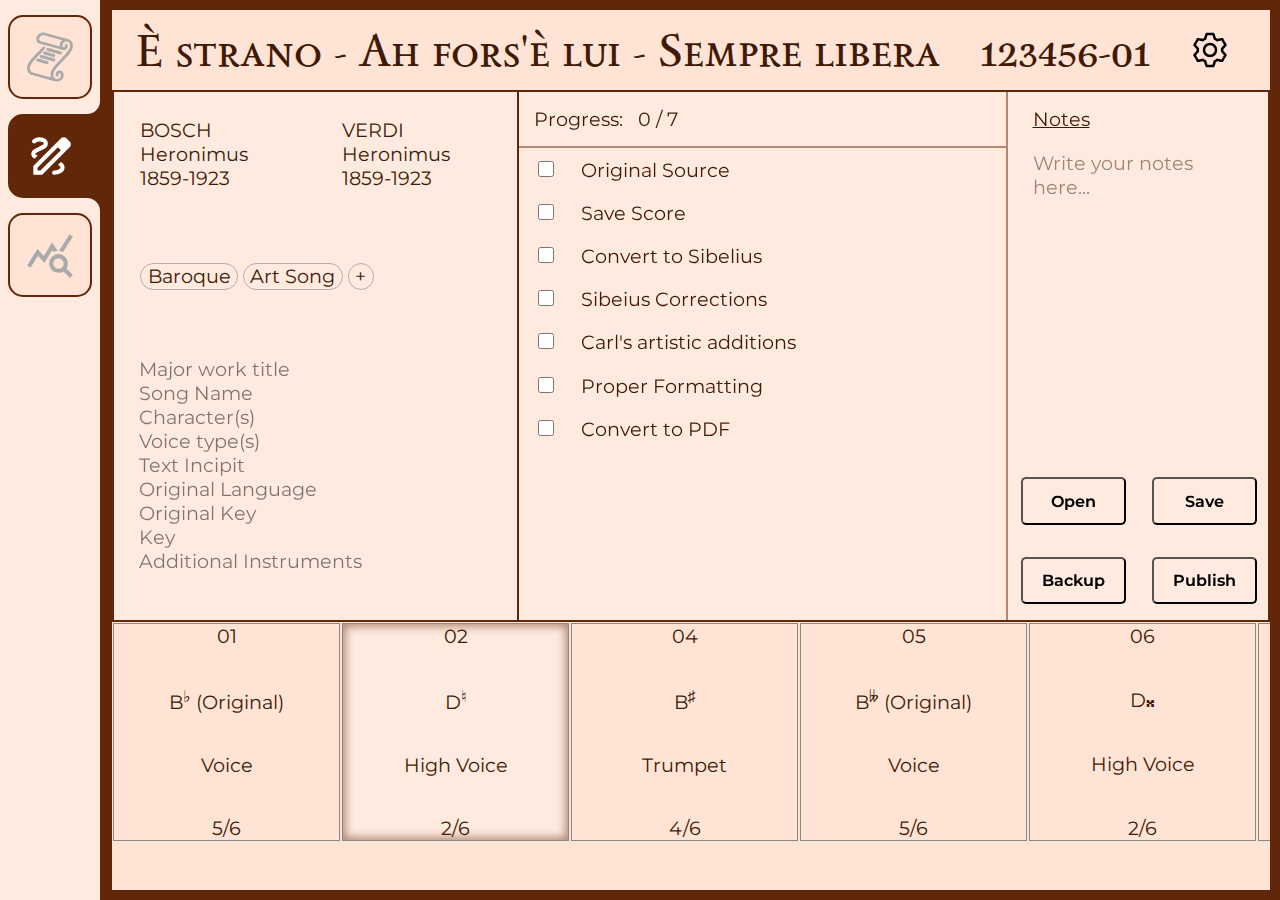
<file: index.html>
<!DOCTYPE html>
<html>
  <head>
    <title>Cataloguing Interface</title>
    <meta charset="utf-8" />
    <meta http-equiv="Content-Security-Policy" content="default-src 'self';" >
<!--
 style-src 'self' 'unsafe-inline'">
-->

    <!-- Preload SVGs -->
    <link rel="preload" as="image" href="./res/svg/catalogue-simple1.svg" />
    <link rel="preload" as="image" href="./res/svg/edit.svg" />
    <link rel="preload" as="image" href="./res/svg/stats.svg" />

    <!-- Preload Fonts -->
<!-- use `crossorigin` attr in tauri -->
    <link rel="preload" as="font" href="./css/fonts/SedanSC/SedanSC-Regular.ttf" />
    <link rel="preload" as="font" href="./css/fonts/Montserrat/Montserrat-variable_wght.ttf" />
    <link rel="preload" as="font" href="./css/fonts/Montserrat/Montserrat-italic-variable_wght.ttf" />

    <!-- Preload Stylesheets -->
    <link rel="preload" as="style" href="./css/index.css" />
    <link rel="stylesheet" href="./css/index.css" />
<!--
    <script type="module" src="./js/index.js"></script>
-->
  </head>
  <body>

<div class="pageMenu full-height">
  <div>
    <img src="./res/svg/catalogue-simple1.svg" alt="Catalogue icon"/>
  </div>
  <div>
    <img src="./res/svg/edit.svg" alt="Edit icon"/>
  </div>
  <div>
    <img src="./res/svg/stats.svg" alt="Statistics icon"/>
  </div>
  <div id="selectedStyle">
    <div class="bg"></div>
    <div class="a1"></div>
    <div class="a2"></div>
  </div>
</div>

    <div class="page1">
      <div class="topBar full-width">
	<div class="filename" contenteditable spellcheck="false">È strano - Ah fors'è lui - Sempre libera</div>
	<div class="UEDR">123456-01</div>
	<div class="menu"><img height="50" width="50" src="./res/svg/settings.svg"></img></div>
      </div>
      <div class="data-progressBox full-width">
        <div class="metadata half-width full-height">
	  <div id="composer" class="artist">
	    <div class="name">BOSCH Heronimus</div>
	    <div class="dates">1859-1923</div>
	  </div>
	  <div id="librettist" class="artist">
	    <div class="name">VERDI Heronimus</div>
	    <div class="dates">1859-1923</div>
	  </div>
	  <div class="tagBox">
	    <div class="tagBoxTitle">Keywords</div>
	    <div class="tags">
	      <span>Baroque</span>
	      <span>Art Song</span>
	      <span>+</span>
	    </div>
	  </div>
	  <div class="workDetails full-width"></div>
        </div>
        <div class="progressBox half-width full-height">
	  <div class="progressSteps">
	    <div class="title">Progress:</div>
	    <div class="listBox"></div>
	  </div>
	  <div class="notes">
	    <div class="notesTitle">Notes</div>
	    <div class="notesWriting" contenteditable spellcheck="false"></div>
	  </div>
	  <div class="actions">
	    <button id="open">Open</button>
	    <button id="save">Save</button>
	    <button id="backup">Backup</button>
	    <button id="publish">Publish</button>
	  </div>
        </div>
      </div>
      <div class="variations full-width">
	<div class="var">
	  <span class="number">01</span>
	  <span class="key">B<sup>♭</sup> (Original)</span>
	  <span class="instrument">Voice</span>
	  <span class="progress">5/6</span>
	</div>
	<div class="var selected">
	  <span class="number">02</span>
	  <span class="key">D<sup>♮</sup></span>
	  <span class="instrument">High Voice</span>
	  <span class="progress">2/6</span>
	</div>
	<div class="var">
	  <span class="number">04</span>
	  <span class="key">B<sup>♯</sup></span>
	  <span class="instrument">Trumpet</span>
	  <span class="progress">4/6</span>
	</div>
	<div class="var">
	  <span class="number">05</span>
	  <span class="key">B<sup>𝄫</sup> (Original)</span>
	  <span class="instrument">Voice</span>
	  <span class="progress">5/6</span>
	</div>
	<div class="var">
	  <span class="number">06</span>
	  <span class="key">D𝄪</span>
	  <span class="instrument">High Voice</span>
	  <span class="progress">2/6</span>
	</div>
	<div class="var">
	  <span class="number">07</span>
	  <span class="key">B♭</span>
	  <span class="instrument">Trumpet</span>
	  <span class="progress">4/6</span>
	</div>
	<div class="var">
	  <span class="number">08</span>
	  <span class="key">B-flat (Original)</span>
	  <span class="instrument">Voice</span>
	  <span class="progress">5/6</span>
	</div>
	<div class="var">
	  <span class="number">09</span>
	  <span class="key">D</span>
	  <span class="instrument">High Voice</span>
	  <span class="progress">2/6</span>
	</div>
	<div class="var">
	  <span class="number">10</span>
	  <span class="key">B-flat</span>
	  <span class="instrument">Trumpet</span>
	  <span class="progress">4/6</span>
	</div>
	<div class="var">
	  <span class="number">11</span>
	  <span class="key">B-flat</span>
	  <span class="instrument">Trumpet</span>
	  <span class="progress">4/6</span>
	</div>
	<div class="var">
	  <span class="number">12</span>
	  <span class="key">B-flat (Original)</span>
	  <span class="instrument">Voice</span>
	  <span class="progress">5/6</span>
	</div>
	<div class="var">
	  <span class="number">23</span>
	  <span class="key">D</span>
	  <span class="instrument">High Voice</span>
	  <span class="progress">2/6</span>
	</div>
	<div class="var">
	  <span class="number">25</span>
	  <span class="key">B-flat</span>
	  <span class="instrument">Trumpet</span>
	  <span class="progress">4/6</span>
	</div>
      </div>
    </div>


<!-- Data Page Layout -->
<!--

    <div class="page2">

    </div>

    <page>
      <hamburger-menu></hamburger-menu>
      <filename></filename>
      <UEDR></UEDR>
      <variations-panel></variations-panel>
      <work-details>
	<composer />
	<librettist />
	<work-data />
      </work-details>
      <progress />
    </page>

-->

    <script src="./js/index.js"></script>
  </body>
</html>
</file>
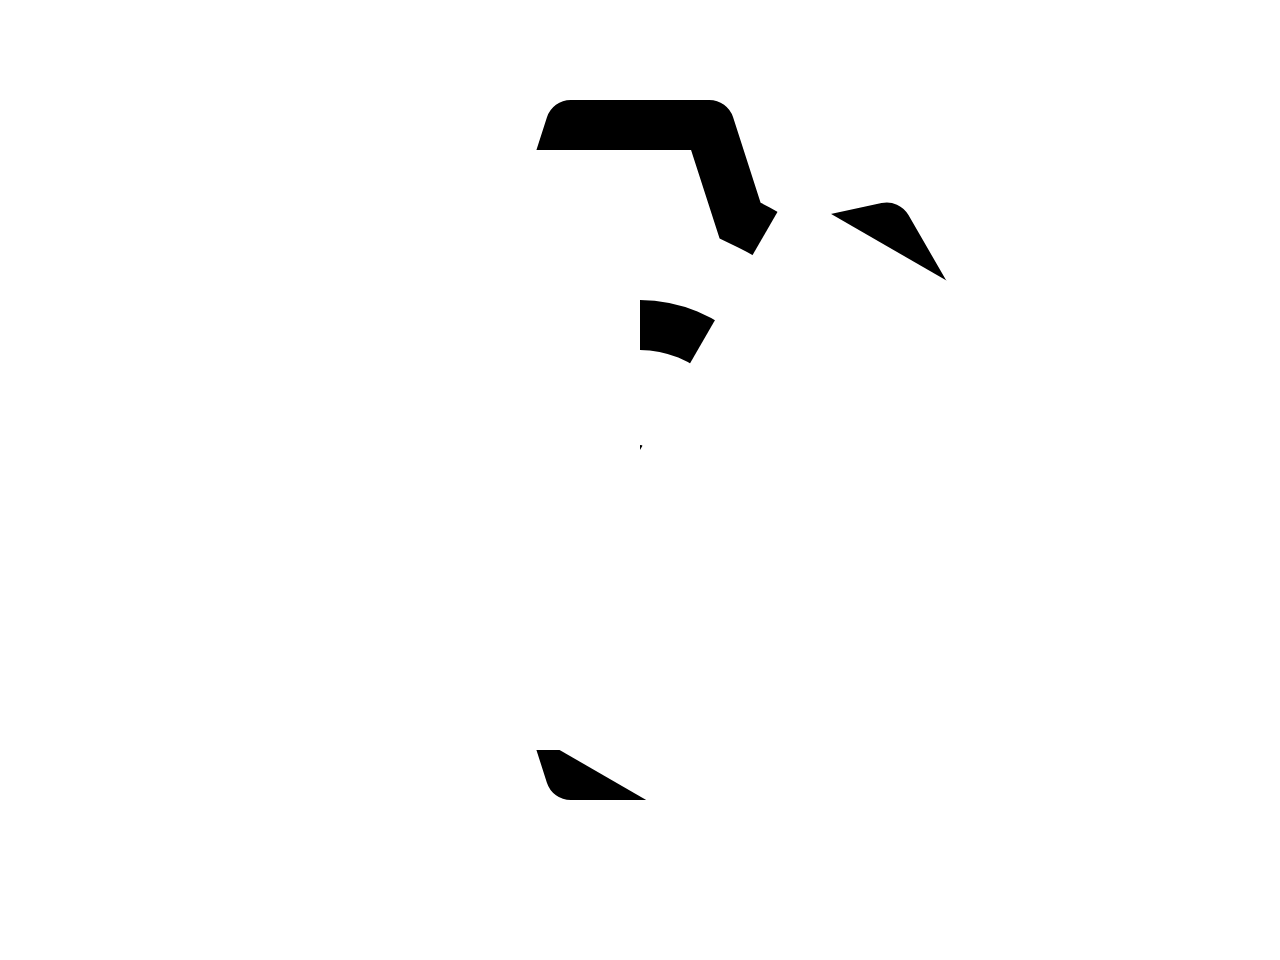
<file: res/svg/lesgo.html>
<html>
<head>
<style>
body {
  display: flex;
  justify-content: center;
  align-items: center;
}
div {
  position: absolute;
  width: 600px;
  height: 500px;
  background-color: #fff;
  opacity: 1;
}
#a {
  transform: rotate(90deg) translateY(50%);
}

#b {
  transform-origin: center top;
  transform: translateY(50%) rotate(-60deg);
}
div#c {
  position: absolute;
  background-color: #000;
  width: 10;
  height: 10;
  border-radius: 50%;
  z-index: -1;
}
</style>
</head>
<body>
  <div id="a"></div>
  <div id="b"></div>
  <div id="c"></div>
  <svg xmlns="http://www.w3.org/2000/svg" width="800px" height="800px" viewBox="0 0 1024 1024"><path fill="#000000" d="M600.704 64a32 32 0 0 1 30.464 22.208l35.2 109.376c14.784 7.232 28.928 15.36 42.432 24.512l112.384-24.192a32 32 0 0 1 34.432 15.36L944.32 364.8a32 32 0 0 1-4.032 37.504l-77.12 85.12a357.12 357.12 0 0 1 0 49.024l77.12 85.248a32 32 0 0 1 4.032 37.504l-88.704 153.6a32 32 0 0 1-34.432 15.296L708.8 803.904c-13.44 9.088-27.648 17.28-42.368 24.512l-35.264 109.376A32 32 0 0 1 600.704 960H423.296a32 32 0 0 1-30.464-22.208L357.696 828.48a351.616 351.616 0 0 1-42.56-24.64l-112.32 24.256a32 32 0 0 1-34.432-15.36L79.68 659.2a32 32 0 0 1 4.032-37.504l77.12-85.248a357.12 357.12 0 0 1 0-48.896l-77.12-85.248A32 32 0 0 1 79.68 364.8l88.704-153.6a32 32 0 0 1 34.432-15.296l112.32 24.256c13.568-9.152 27.776-17.408 42.56-24.64l35.2-109.312A32 32 0 0 1 423.232 64H600.64zm-23.424 64H446.72l-36.352 113.088-24.512 11.968a294.113 294.113 0 0 0-34.816 20.096l-22.656 15.36-116.224-25.088-65.28 113.152 79.68 88.192-1.92 27.136a293.12 293.12 0 0 0 0 40.192l1.92 27.136-79.808 88.192 65.344 113.152 116.224-25.024 22.656 15.296a294.113 294.113 0 0 0 34.816 20.096l24.512 11.968L446.72 896h130.688l36.48-113.152 24.448-11.904a288.282 288.282 0 0 0 34.752-20.096l22.592-15.296 116.288 25.024 65.28-113.152-79.744-88.192 1.92-27.136a293.12 293.12 0 0 0 0-40.256l-1.92-27.136 79.808-88.128-65.344-113.152-116.288 24.96-22.592-15.232a287.616 287.616 0 0 0-34.752-20.096l-24.448-11.904L577.344 128zM512 320a192 192 0 1 1 0 384 192 192 0 0 1 0-384zm0 64a128 128 0 1 0 0 256 128 128 0 0 0 0-256z"/></svg>


</body>
</html>
</file>
<file: css/index.css>
@import "variables.css";

@media (width >= 1800px) and (height >= 1000px) { /* for a 21" 1920×1080 display, with a little leeway */
  body {
    font-size: 1.8em !important;
  }

  .topBar {
//    min-height: 80px;
    min-height: 10% !important;
  }

  .data-progressBox {
    height: 75% !important;
  }

  .variations {
    height: 25%;
    min-height: 120px;
  }
}

* {
  user-select: none;
}

::-webkit-scrollbar {
  width: 5px;
  height: 5px;
}
::-webkit-scrollbar-track {
  border-radius: 3px;
  background: inherit;
}
::-webkit-scrollbar-thumb {
  border-radius: 3px;
  background-color: var(--scrollbar);
}

@font-face {
  font-family: "Sedan";
  src: url("./fonts/SedanSC/SedanSC-Regular.ttf") format("opentype");
  font-weight: normal;
}
@font-face {
  font-family: "Montserrat";
  src: url("./fonts/Montserrat/Montserrat-variable_wght.ttf") format(truetype) tech(variations);
  font-weight: 100 900;
  font-style: normal;
}
@font-face {
  font-family: "Montserrat";
  src: url("./fonts/Montserrat/Montserrat-italic-variable_wght.ttf") format(truetype) tech(variations);
  font-weight: 100 900;
  font-style: italic;
}

html, body {
  font-family: Montserrat;
  font-style: normal;

  margin: 0;
  background-color: var(--body-bg);
  color: var(--text-color);
}

body {
  /* This application is only for Desktop, so fixed 100vh is okay */
  height: 100vh;
  font-size: 1.2em;

  display: flex;
  flex-flow: row nowrap;
}

/* Menu variables

*/

.pageMenu {
  position: relative;
  width: var(--page-menu-width);
  min-width: var(--page-menu-width);
  height: 80%;
  border-right: var(--page-menu-border-width) solid var(--page-menu-border-color);
  z-index: 0;
  background-color: var(--page-menu-bg-color);
}
/* Would be cool to have an animation where the border shrinks away from unselected and grows toward selected...
.pageMenu > * {
  transition: 0.2s;
}
*/
.pageMenu > div:not([id="selectedStyle"]):not([class="selected"]) {
  /* Put unselected divs on top (of #selectedStyle stuff) */
  z-index: 5;
}
.pageMenu > div:not([id="selectedStyle"]) {
  position: relative;
  width: var(--page-menu-button-width);
  height: var(--page-menu-button-height);
  display: flex;
  justify-content: center;
  align-items: center;
  margin: var(--page-menu-button-margin) auto;
  border: var(--page-menu-border-width) solid var(--page-menu-border-color);
  border-radius: var(--page-menu-border-radius);
  background-color: var(--page-menu-button-bg-color);
  cursor: pointer;
  transition: border-radius 0.2s;
}
.pageMenu > div.selected {
  background-color: var(--page-menu-border-color);// var(--page-menu-bg-color);
  border-bottom-right-radius: 0px;
  border-top-right-radius: 0px;
  /* makes cute "coming-forward" effect */
//  border-right: none;
}
.pageMenu > div#selectedStyle {
  position: absolute;
  top: calc(-1 * var(--page-menu-border-width));
  left: var(--page-menu-styling-left);
  width: var(--page-menu-border-radius);
  height: calc(var(--page-menu-button-full-height) + 2 * (var(--page-menu-border-radius) + var(--page-menu-border-width))); /* 142 */
  z-index: 3;
}
.pageMenu > div#selectedStyle > div.bg {
  position: relative;
  background-color: var(--page-menu-border-color); //var(--page-menu-bg-color);
  width: calc(100% + var(--page-menu-border-width));
  height: 100%;
  top: 0px;
  border-top-left-radius: var(--page-menu-border-radius);
  border-bottom-left-radius: var(--page-menu-border-radius);
  z-index: 2;
}
.pageMenu > div#selectedStyle > div:not([class="bg"]) {
  position: absolute;
  width: calc(2 * var(--page-menu-border-radius));
  height: calc(var(--page-menu-border-width) + var(--page-menu-border-radius));
  left: calc(-1 * var(--page-menu-border-radius));
  z-index: 3;
  background-color: var(--page-menu-bg-color);
}
.pageMenu > div#selectedStyle > div.a1 {
  top: 0;
  border-bottom: var(--page-menu-border-width) solid var(--page-menu-border-color);
  border-right: var(--page-menu-border-width) solid var(--page-menu-border-color);
  border-bottom-right-radius: var(--page-menu-border-radius);
}
.pageMenu > div#selectedStyle > div.a2 {
  bottom: 0;
  border-top: var(--page-menu-border-width) solid var(--page-menu-border-color);
  border-right: var(--page-menu-border-width) solid var(--page-menu-border-color);
  border-top-right-radius: var(--page-menu-border-radius);
}

.pageMenu > div:not([id="selectedStyle"]) > div {
  width: var(--page-menu-icon-size);
  height: var(--page-menu-icon-size);
  background-size: contain;
}

.pageMenu > div > img {
  width: 50px;
  height: 50px;
}
.pageMenu > div:not(.selected) > img {
  filter: brightness(0) saturate(100%) invert(75%) sepia(0%) saturate(13%) hue-rotate(55deg) brightness(91%) contrast(91%);
}
.pageMenu > div.selected > img {
filter: brightness(0) saturate(100%) invert(100%) sepia(100%) saturate(0%) hue-rotate(159deg) brightness(105%) contrast(105%);
 // filter: brightness(0) saturate(100%) invert(24%) sepia(53%) saturate(3436%) hue-rotate(15deg) brightness(95%) contrast(88%);
}


div.page1 {
  height: calc(100% - 20px);
  width: calc(100% - 20px - var(--page-menu-width) - var(--page-menu-border-width)); /* minus border and minus pageMenu (sidebar on left) */
  display: flex;
  flex-flow: column nowrap;
  border: 10px solid var(--page-border-color);
}

.full-width {
  width: 100%;
}

.half-width {
  width: 50%;
}

.full-height {
  height: 100%;
}

.div {
  border: 1px solid #aaa;
  margin: -1px;
}

.topBar {
  min-height: 80px;
  
  display: flex;
  flex-flow: row nowrap;
  justify-content: space-between;

  background-color: var(--topbar-bg);
}

.topBar > div {
  font-family: Sedan;
  font-style: normal;
  font-size: 2.4em;
  font-weight: normal;
  display: flex;
  justify-content: flex-start;
  align-items: center;
}

.filename {
  margin-left: 0.5em;
}

.menu {
  cursor: pointer;
  display: flex;
  justify-content: center;
  align-items: center;
  width: 80px;
}

.menu:hover > img {
  transform: rotate(30deg);
}
.menu > img {
  width: 40px;
  height: 40px;
  transition: transform 0.2s;
}


div.workDetails {
  margin-top: 1em;
}
div.workDetails input {
  width: calc(100% - 2px - 1.2em);
  padding: 0 0 0 2px;
  margin: 0 0 0 1.2em;
  border: none;
  background-color: inherit;
  font-family: inherit;
  font-size: inherit;
}
div.workDetails input::placeholder {
  color: inherit;
  opacity: 0.5;
}

.data-progressBox {
  height: 60%;
  width: calc(100% - 4px);
  display: flex;
  flex-flow: row nowrap;
  background-color: var(--dataprog-bg);
  border: 2px solid var(--dataprog-border-color);
}

.progressBox {
  position: relative;
  width: 65%;
  height: 100%;
  display: flex;
  flex-flow: column wrap;
  justify-content: space-between;
  align-items: center;
}
.progressBox .progressSteps {
  height: 100%;
  width: 65%;
  border-right: var(--dataprog-border-width) solid var(--dataprog-border-color-transparent);
}
.progressBox .title {
  transition: background 0.2s;
  padding: 15px;
  border-bottom: var(--dataprog-border-width) solid  var(--dataprog-border-color-transparent);
//  box-shadow: inset 0 0 5px 1px black;
}
/* Text in `.title` */
.progressBox .listBox:after {
  content: counter(completedItems) " / " counter(progressItems);
  position: absolute;
  top: 15px;
  left: calc(8ch + 15px);
}
.progressBox .listBox {
  counter-reset: progressItems completedItems;
  height: calc(100% - 30px - 1em);
//  box-shadow: inset 0 0 5px 1px #bba;
//  border-bottom: 3px solid #bba;
  overflow-y: scroll;
}
.progressBox .progressStep {
  counter-increment: progressItems;
  position: relative;
  padding: 0.5em 1em;
  margin: 0;
}
.progressBox .progressStep * {
  cursor: pointer;
}
.progressBox div.progressStep:has(> input:checked) {
  counter-increment: progressItems completedItems;
  opacity: 0.5;
}
.progressBox div.progressStep:has(> input:checked) > label {
 text-decoration: line-through;
}
.progressBox div.progressStep > input {
  margin: 0;
  margin-right: 2em;
  --input-checkbox-size: 1.2em;
  width: var(--input-checkbox-size);
  height: var(--input-checkbox-size);
//  pointer-events: none;
}
.progressBox div.progressStep > span {

}

.progressBox .notes {
  position: relative;
  display: inline-block;
  width: calc(35% - 1em);
  height: calc(70%);
}
.progressBox .notes > div.notesTitle {
  width: calc(100% - 30px);
  height: calc(1em + 10px);
  padding: 15px;
  text-decoration: underline;
}
.progressBox .notes > div.notesWriting {
  width: calc(100% - 30px);
  height: calc(100% - 1em - 40px);
  overflow-y: auto;
  padding: 0 15px;
}
.progressBox .notes > div.notesWriting:empty:before {
  content: "Write your notes here...";
  opacity: 0.5;
}
.progressBox .notes div.notesWriting:focus-visible {
    outline: none;
}

.progressBox .actions {
  display: inline-flex;
  flex-flow: row wrap;
  justify-content: space-around;
  align-items: center;
  width: 35%;
  height: 30%;
}

.progressBox .actions > button {
  position: relative;
  width: 40%;
  height: 30%;
  font-family: inherit;
  font-weight: 650;
  font-size: 1rem;
  border-radius: 5px;
  cursor: pointer;
  transition: 0.2s;
}

.progressBox .actions > button:before {
  content: "";
  position: absolute;
  top: -3px;
  left: -3px;
  width: calc(100% + 5px);
  height: calc(100% + 5px);
  background-color: transparent;
  opacity: 0.5;
}
.progressBox .actions > button:hover:before {
  top: -2px;
}
.progressBox .actions > button:hover {
  box-shadow: inset 0 0 3px 1px #a0a0bb;
  top: -1px;
}
.progressBox .actions > button:active:before {
 // top: -3px;
}
.progressBox .actions > button:active {
 // top: 0px;
}



button {
  background-color: inherit;
}

.metadata {
  border-right: var(--dataprog-border-width) solid var(--dataprog-border-color);
  width: 35%;

  display: flex;
  flex-flow: row wrap;
  overflow-y: auto; 
}

.artist {
  padding: 2ch;
  width: calc(50% - 4ch);
}
/*
label[for="tags"] {
  text-decoration: underline;
}
*/

.tagBox {
  width: 100%;
  padding-left: 2ch;
}
.tagBoxTitle {
display: none;
  text-decoration: underline;
  margin-bottom: 0.5em;
}
.tags {
  position: relative;
  width: 100%;
  overflow-x: visible;
  overflow-y: visible;
  display: flex;
  flex-flow: row wrap;
  justify-content: flex-start;
  align-items: flex-start;
}

.tags > span {
  border-radius: 1em;
  border: 0.5px solid #00000044;
  padding: 0 0.5ch 1px 0.5ch;
  background-color: transparent;
  color: inherit;
  margin-right: 0.25em;
}

.ulBox {
  overflow-x: scroll;
}


/* For a scrollbar at the top of .variations, use `transform: rotateX(180deg);` on .variations and .var */
.variations {
  height: 25%;
  min-height: 120px;
  display: flex;
  flex-flow: row nowrap;
  overflow-x: auto;
  overflow-y: hidden;

  background-color: var(--topbar-bg);
}

.var {
  flex-shrink: 0;
  width: 25vh;
  height: calc( 100% - 4px );
  display: flex;
  flex-flow: column nowrap;
  justify-content: space-between;
  border: 1px solid #888;
  margin: 1px;

  cursor: pointer;
}

.var > span {
  background-color: transparent;
  text-align: center;
}

.var.selected {
  box-shadow: inset 0px 0px 8px 2.5px var(--dataprog-border-color-transparent);
  background-color: var(--dataprog-bg);
}


div.page2 {
  display: flex;
  flex-flow: row wrap;
}
</file>
